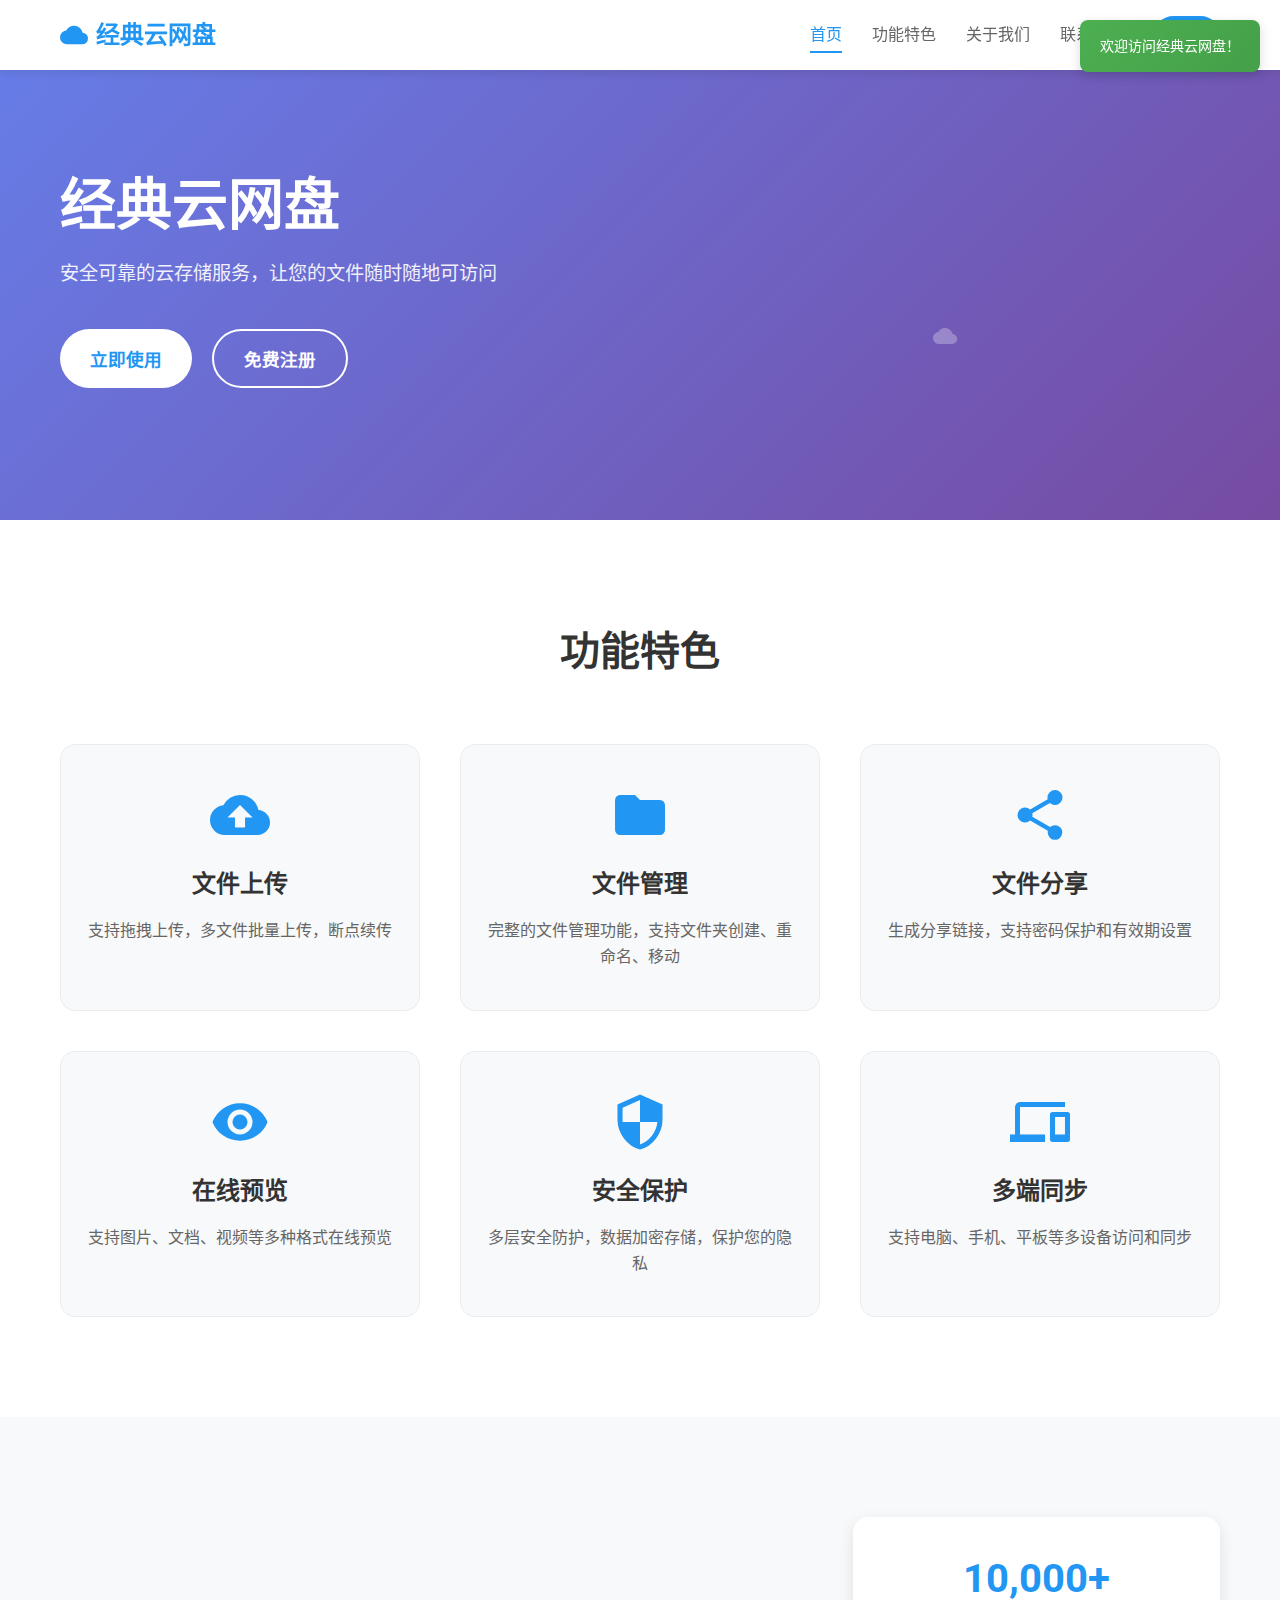
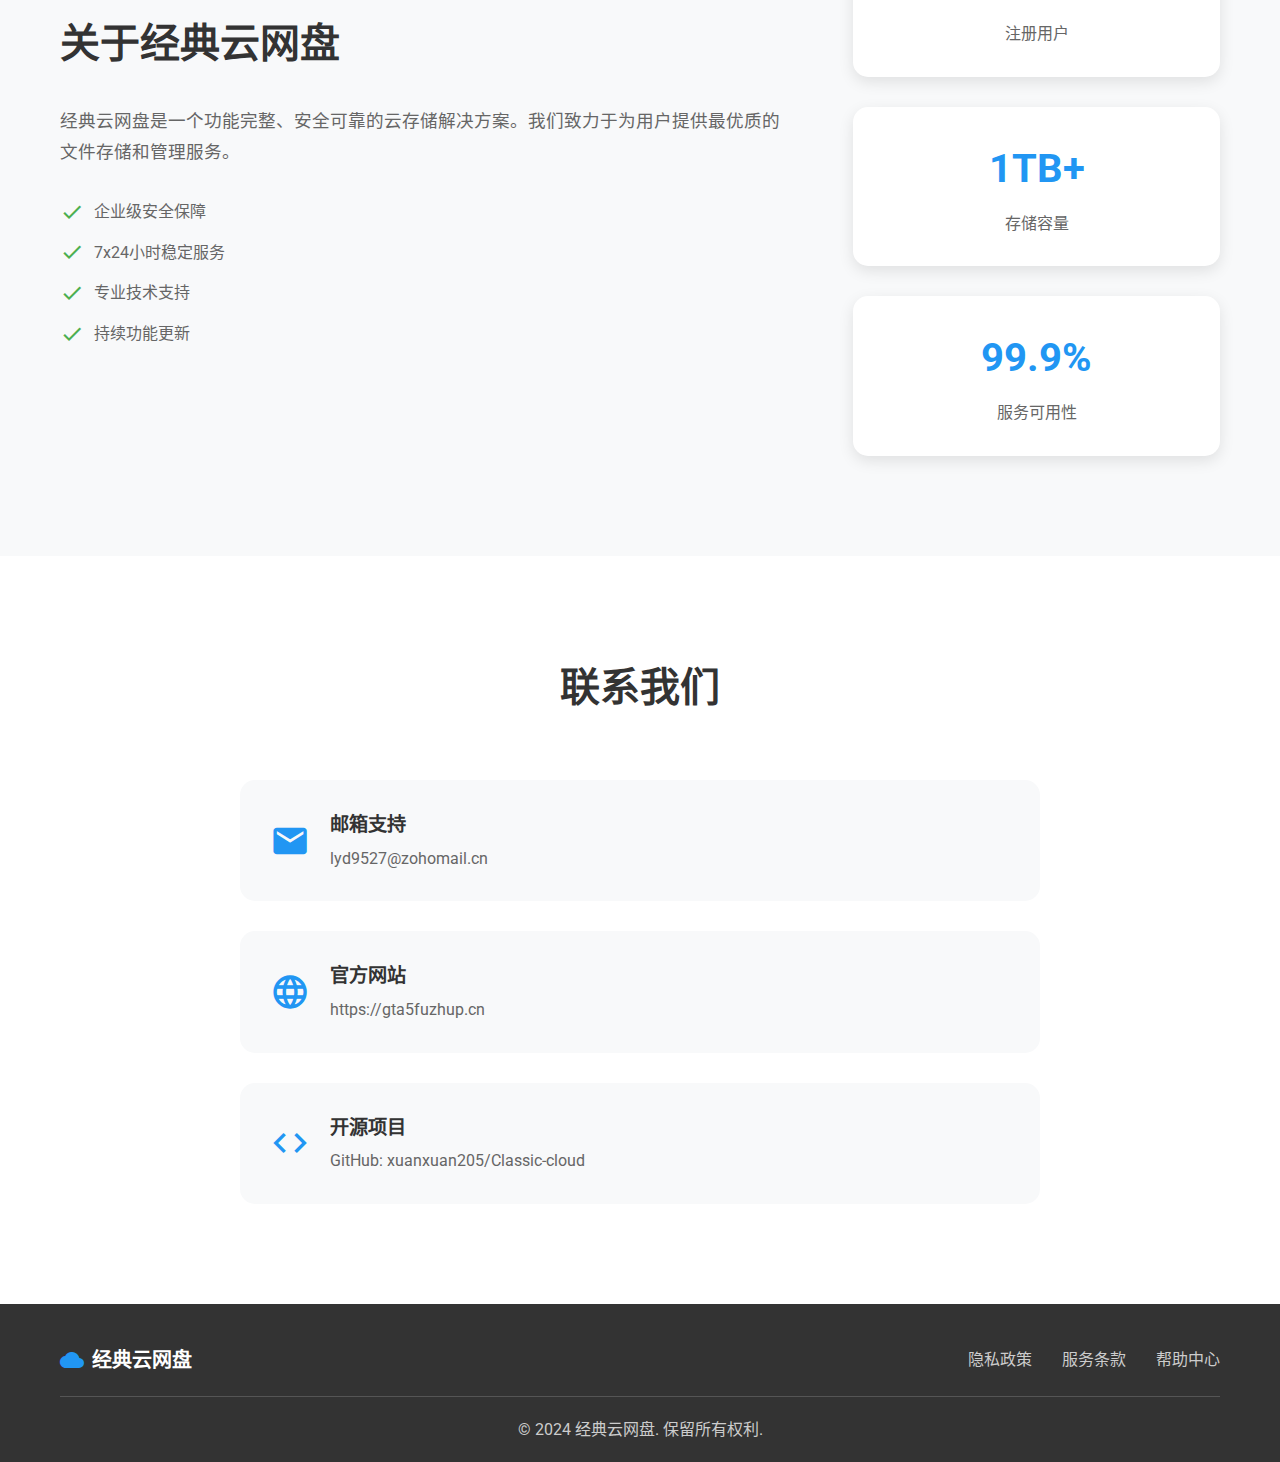
<file: index.html>
<!DOCTYPE html>
<html lang="zh-CN">
<head>
    <meta charset="UTF-8">
    <meta name="viewport" content="width=device-width, initial-scale=1.0">
    <title>经典云网盘 - 安全可靠的云存储服务</title>
    <meta name="description" content="经典云网盘，提供安全可靠的云存储服务，支持文件上传下载、在线预览、分享管理等功能">
    <meta name="keywords" content="云盘,网盘,文件存储,文件分享,在线存储">
    
    <!-- Favicon -->
    <link rel="icon" href="assets/images/favicon.png" type="image/png">
    
    <!-- CSS -->
    <link rel="stylesheet" href="assets/css/style.css">
    <link rel="stylesheet" href="assets/css/toast.css">
    
    <!-- Material Icons -->
    <link href="https://fonts.googleapis.com/icon?family=Material+Icons" rel="stylesheet">
    <link href="https://fonts.googleapis.com/css2?family=Roboto:wght@300;400;500;700&display=swap" rel="stylesheet">
</head>
<body>
    <!-- 导航栏 -->
    <nav class="navbar">
        <div class="nav-container">
            <div class="nav-brand">
                <i class="material-icons">cloud</i>
                <span>经典云网盘</span>
            </div>
            <div class="nav-menu">
                <a href="#home" class="nav-link active">首页</a>
                <a href="#features" class="nav-link">功能特色</a>
                <a href="#about" class="nav-link">关于我们</a>
                <a href="#contact" class="nav-link">联系我们</a>
                <button class="btn-login" onclick="showLogin()">登录</button>
            </div>
            <div class="nav-toggle">
                <span></span>
                <span></span>
                <span></span>
            </div>
        </div>
    </nav>

    <!-- 主页面 -->
    <main>
        <!-- 英雄区域 -->
        <section id="home" class="hero">
            <div class="hero-container">
                <div class="hero-content">
                    <h1>经典云网盘</h1>
                    <p>安全可靠的云存储服务，让您的文件随时随地可访问</p>
                    <div class="hero-buttons">
                        <button class="btn-primary" onclick="showLogin()">立即使用</button>
                        <button class="btn-secondary" onclick="showRegister()">免费注册</button>
                    </div>
                </div>
                <div class="hero-image">
                    <div class="cloud-animation">
                        <i class="material-icons">cloud</i>
                    </div>
                </div>
            </div>
        </section>

        <!-- 功能特色 -->
        <section id="features" class="features">
            <div class="container">
                <h2>功能特色</h2>
                <div class="features-grid">
                    <div class="feature-card">
                        <i class="material-icons">cloud_upload</i>
                        <h3>文件上传</h3>
                        <p>支持拖拽上传，多文件批量上传，断点续传</p>
                    </div>
                    <div class="feature-card">
                        <i class="material-icons">folder</i>
                        <h3>文件管理</h3>
                        <p>完整的文件管理功能，支持文件夹创建、重命名、移动</p>
                    </div>
                    <div class="feature-card">
                        <i class="material-icons">share</i>
                        <h3>文件分享</h3>
                        <p>生成分享链接，支持密码保护和有效期设置</p>
                    </div>
                    <div class="feature-card">
                        <i class="material-icons">visibility</i>
                        <h3>在线预览</h3>
                        <p>支持图片、文档、视频等多种格式在线预览</p>
                    </div>
                    <div class="feature-card">
                        <i class="material-icons">security</i>
                        <h3>安全保护</h3>
                        <p>多层安全防护，数据加密存储，保护您的隐私</p>
                    </div>
                    <div class="feature-card">
                        <i class="material-icons">devices</i>
                        <h3>多端同步</h3>
                        <p>支持电脑、手机、平板等多设备访问和同步</p>
                    </div>
                </div>
            </div>
        </section>

        <!-- 关于我们 -->
        <section id="about" class="about">
            <div class="container">
                <div class="about-content">
                    <div class="about-text">
                        <h2>关于经典云网盘</h2>
                        <p>经典云网盘是一个功能完整、安全可靠的云存储解决方案。我们致力于为用户提供最优质的文件存储和管理服务。</p>
                        <ul>
                            <li><i class="material-icons">check</i> 企业级安全保障</li>
                            <li><i class="material-icons">check</i> 7x24小时稳定服务</li>
                            <li><i class="material-icons">check</i> 专业技术支持</li>
                            <li><i class="material-icons">check</i> 持续功能更新</li>
                        </ul>
                    </div>
                    <div class="about-stats">
                        <div class="stat-item">
                            <h3>10,000+</h3>
                            <p>注册用户</p>
                        </div>
                        <div class="stat-item">
                            <h3>1TB+</h3>
                            <p>存储容量</p>
                        </div>
                        <div class="stat-item">
                            <h3>99.9%</h3>
                            <p>服务可用性</p>
                        </div>
                    </div>
                </div>
            </div>
        </section>

        <!-- 联系我们 -->
        <section id="contact" class="contact">
            <div class="container">
                <h2>联系我们</h2>
                <div class="contact-content">
                    <div class="contact-info">
                        <div class="contact-item">
                            <i class="material-icons">email</i>
                            <div>
                                <h4>邮箱支持</h4>
                                <p>lyd9527@zohomail.cn</p>
                            </div>
                        </div>
                        <div class="contact-item">
                            <i class="material-icons">language</i>
                            <div>
                                <h4>官方网站</h4>
                                <p>https://gta5fuzhup.cn</p>
                            </div>
                        </div>
                        <div class="contact-item">
                            <i class="material-icons">code</i>
                            <div>
                                <h4>开源项目</h4>
                                <p>GitHub: xuanxuan205/Classic-cloud</p>
                            </div>
                        </div>
                    </div>
                </div>
            </div>
        </section>
    </main>

    <!-- 页脚 -->
    <footer class="footer">
        <div class="container">
            <div class="footer-content">
                <div class="footer-brand">
                    <i class="material-icons">cloud</i>
                    <span>经典云网盘</span>
                </div>
                <div class="footer-links">
                    <a href="#privacy">隐私政策</a>
                    <a href="#terms">服务条款</a>
                    <a href="#help">帮助中心</a>
                </div>
            </div>
            <div class="footer-bottom">
                <p>&copy; 2024 经典云网盘. 保留所有权利.</p>
            </div>
        </div>
    </footer>

    <!-- 登录模态框 -->
    <div id="loginModal" class="modal">
        <div class="modal-content">
            <div class="modal-header">
                <h3>用户登录</h3>
                <span class="close" onclick="closeModal('loginModal')">&times;</span>
            </div>
            <div class="modal-body">
                <form id="loginForm">
                    <div class="form-group">
                        <label for="username">用户名</label>
                        <input type="text" id="username" name="username" required>
                    </div>
                    <div class="form-group">
                        <label for="password">密码</label>
                        <input type="password" id="password" name="password" required>
                    </div>
                    <div class="form-group">
                        <label class="checkbox-label">
                            <input type="checkbox" name="remember"> 记住我
                        </label>
                    </div>
                    <button type="submit" class="btn-primary btn-full">登录</button>
                </form>
                <div class="modal-footer">
                    <p>还没有账号？ <a href="#" onclick="showRegister()">立即注册</a></p>
                </div>
            </div>
        </div>
    </div>

    <!-- 注册模态框 -->
    <div id="registerModal" class="modal">
        <div class="modal-content">
            <div class="modal-header">
                <h3>用户注册</h3>
                <span class="close" onclick="closeModal('registerModal')">&times;</span>
            </div>
            <div class="modal-body">
                <form id="registerForm">
                    <div class="form-group">
                        <label for="reg_username">用户名</label>
                        <input type="text" id="reg_username" name="username" required>
                    </div>
                    <div class="form-group">
                        <label for="reg_email">邮箱</label>
                        <input type="email" id="reg_email" name="email" required>
                    </div>
                    <div class="form-group">
                        <label for="reg_password">密码</label>
                        <input type="password" id="reg_password" name="password" required>
                    </div>
                    <div class="form-group">
                        <label for="reg_confirm_password">确认密码</label>
                        <input type="password" id="reg_confirm_password" name="confirm_password" required>
                    </div>
                    <button type="submit" class="btn-primary btn-full">注册</button>
                </form>
                <div class="modal-footer">
                    <p>已有账号？ <a href="#" onclick="showLogin()">立即登录</a></p>
                </div>
            </div>
        </div>
    </div>

    <!-- Toast 通知 -->
    <div id="toast" class="toast"></div>

    <!-- JavaScript -->
    <script src="assets/js/main.js"></script>
    <script>
        // 服务状态检查
        document.addEventListener('DOMContentLoaded', function() {
            // 显示服务状态
            showToast('欢迎访问经典云网盘！', 'success');
            
            // 检查是否从分享链接访问
            const urlParams = new URLSearchParams(window.location.search);
            if (urlParams.get('share')) {
                showToast('请登录后查看分享内容', 'info');
                setTimeout(() => showLogin(), 1000);
            }
        });

        // 表单提交处理
        document.getElementById('loginForm').addEventListener('submit', function(e) {
            e.preventDefault();
            const formData = new FormData(this);
            
            // 验证演示账号
            const username = formData.get('username');
            const password = formData.get('password');
            
            if (username === 'demo' && password === 'demo123') {
                showToast('登录成功！欢迎使用演示版本', 'success');
                closeModal('loginModal');
                setTimeout(() => {
                    showToast('演示版本：实际功能请访问 https://gta5fuzhup.cn', 'info', 5000);
                }, 1000);
            } else {
                showToast('演示账号：用户名 demo，密码 demo123', 'warning');
            }
        });

        document.getElementById('registerForm').addEventListener('submit', function(e) {
            e.preventDefault();
            const formData = new FormData(this);
            
            // 表单验证
            const username = formData.get('username');
            const email = formData.get('email');
            const password = formData.get('password');
            const confirmPassword = formData.get('confirm_password');
            
            if (!username || username.length < 3) {
                showToast('用户名至少需要3个字符', 'error');
                return;
            }
            
            if (!email || !email.includes('@')) {
                showToast('请输入有效的邮箱地址', 'error');
                return;
            }
            
            if (!password || password.length < 6) {
                showToast('密码至少需要6个字符', 'error');
                return;
            }
            
            if (password !== confirmPassword) {
                showToast('两次输入的密码不一致', 'error');
                return;
            }
            
            showToast('注册成功！请访问 https://gta5fuzhup.cn 使用完整功能', 'success');
            closeModal('registerModal');
            setTimeout(() => showLogin(), 1000);
        });
    </script>
</body>
</html>
</file>
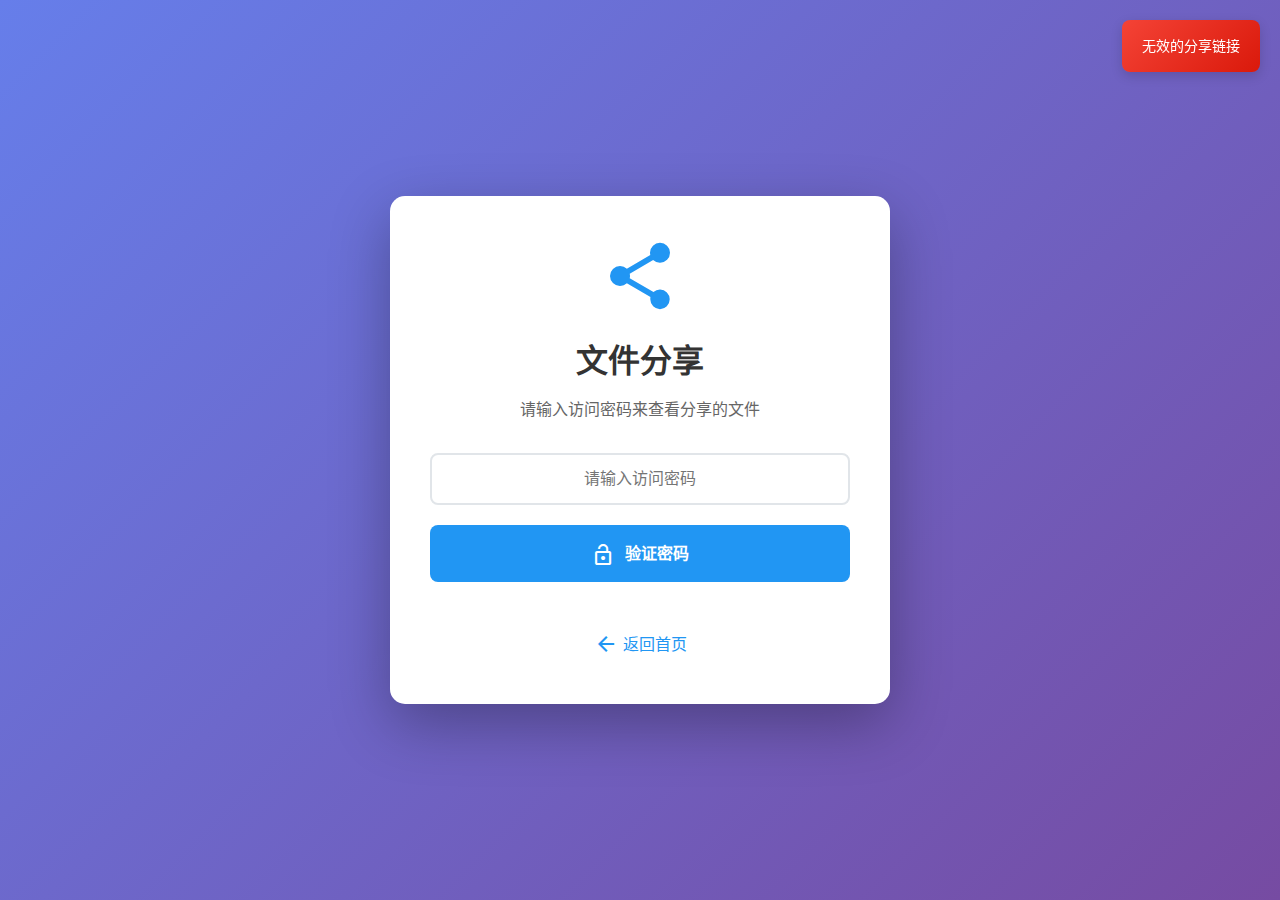
<file: share.html>
<!DOCTYPE html>
<html lang="zh-CN">
<head>
    <meta charset="UTF-8">
    <meta name="viewport" content="width=device-width, initial-scale=1.0">
    <title>文件分享 - 经典云网盘</title>
    <meta name="description" content="经典云网盘文件分享页面">
    
    <!-- Favicon -->
    <link rel="icon" href="assets/images/favicon.png" type="image/png">
    
    <!-- CSS -->
    <link rel="stylesheet" href="assets/css/style.css">
    <link rel="stylesheet" href="assets/css/toast.css">
    
    <!-- Material Icons -->
    <link href="https://fonts.googleapis.com/icon?family=Material+Icons" rel="stylesheet">
    <link href="https://fonts.googleapis.com/css2?family=Roboto:wght@300;400;500;700&display=swap" rel="stylesheet">
    
    <style>
        .share-container {
            min-height: 100vh;
            display: flex;
            align-items: center;
            justify-content: center;
            background: linear-gradient(135deg, #667eea 0%, #764ba2 100%);
            padding: 20px;
        }
        
        .share-card {
            background: white;
            border-radius: 15px;
            padding: 40px;
            max-width: 500px;
            width: 100%;
            box-shadow: 0 20px 60px rgba(0,0,0,0.3);
            text-align: center;
        }
        
        .share-icon {
            font-size: 80px;
            color: #2196F3;
            margin-bottom: 20px;
        }
        
        .share-title {
            font-size: 2rem;
            margin-bottom: 10px;
            color: #333;
        }
        
        .share-description {
            color: #666;
            margin-bottom: 30px;
            line-height: 1.6;
        }
        
        .password-form {
            margin-bottom: 30px;
        }
        
        .password-input {
            width: 100%;
            padding: 15px;
            border: 2px solid #e1e5e9;
            border-radius: 8px;
            font-size: 16px;
            margin-bottom: 20px;
            text-align: center;
        }
        
        .password-input:focus {
            outline: none;
            border-color: #2196F3;
        }
        
        .download-btn {
            background: #2196F3;
            color: white;
            border: none;
            padding: 15px 30px;
            border-radius: 8px;
            font-size: 16px;
            font-weight: 600;
            cursor: pointer;
            transition: all 0.3s;
            width: 100%;
        }
        
        .download-btn:hover {
            background: #1976D2;
            transform: translateY(-2px);
        }
        
        .download-btn:disabled {
            background: #ccc;
            cursor: not-allowed;
            transform: none;
        }
        
        .file-info {
            background: #f8f9fa;
            border-radius: 8px;
            padding: 20px;
            margin-bottom: 20px;
            text-align: left;
        }
        
        .file-info-item {
            display: flex;
            justify-content: space-between;
            margin-bottom: 10px;
        }
        
        .file-info-item:last-child {
            margin-bottom: 0;
        }
        
        .file-info-label {
            font-weight: 500;
            color: #666;
        }
        
        .file-info-value {
            color: #333;
        }
        
        .back-link {
            display: inline-flex;
            align-items: center;
            color: #2196F3;
            text-decoration: none;
            margin-top: 20px;
            transition: color 0.3s;
        }
        
        .back-link:hover {
            color: #1976D2;
        }
        
        .back-link i {
            margin-right: 5px;
        }
    </style>
</head>
<body>
    <div class="share-container">
        <div class="share-card">
            <i class="material-icons share-icon">share</i>
            <h1 class="share-title">文件分享</h1>
            <p class="share-description">请输入访问密码来查看分享的文件</p>
            
            <!-- 文件信息 -->
            <div class="file-info" id="fileInfo" style="display: none;">
                <div class="file-info-item">
                    <span class="file-info-label">文件名:</span>
                    <span class="file-info-value" id="fileName">示例文件.pdf</span>
                </div>
                <div class="file-info-item">
                    <span class="file-info-label">文件大小:</span>
                    <span class="file-info-value" id="fileSize">2.5 MB</span>
                </div>
                <div class="file-info-item">
                    <span class="file-info-label">分享时间:</span>
                    <span class="file-info-value" id="shareTime">2024-01-01 12:00</span>
                </div>
                <div class="file-info-item">
                    <span class="file-info-label">下载次数:</span>
                    <span class="file-info-value" id="downloadCount">0 / 100</span>
                </div>
            </div>
            
            <!-- 密码表单 -->
            <form class="password-form" id="passwordForm">
                <input 
                    type="password" 
                    class="password-input" 
                    id="sharePassword" 
                    placeholder="请输入访问密码"
                    required
                >
                <button type="submit" class="download-btn">
                    <i class="material-icons" style="vertical-align: middle; margin-right: 5px;">lock_open</i>
                    验证密码
                </button>
            </form>
            
            <!-- 下载按钮 -->
            <button class="download-btn" id="downloadBtn" style="display: none;">
                <i class="material-icons" style="vertical-align: middle; margin-right: 5px;">download</i>
                下载文件
            </button>
            
            <a href="index.html" class="back-link">
                <i class="material-icons">arrow_back</i>
                返回首页
            </a>
        </div>
    </div>

    <!-- Toast 通知 -->
    <div id="toast" class="toast"></div>

    <!-- JavaScript -->
    <script src="assets/js/main.js"></script>
    <script>
        // 分享页面逻辑
        document.addEventListener('DOMContentLoaded', function() {
            const urlParams = new URLSearchParams(window.location.search);
            const shareId = urlParams.get('id');
            const passwordForm = document.getElementById('passwordForm');
            const downloadBtn = document.getElementById('downloadBtn');
            const fileInfo = document.getElementById('fileInfo');
            
            // 检查分享ID
            if (!shareId) {
                showToast('无效的分享链接', 'error');
                setTimeout(() => {
                    window.location.href = 'index.html';
                }, 2000);
                return;
            }
            
            // 模拟分享数据
            const shareData = {
                id: shareId,
                fileName: '经典云网盘使用指南.pdf',
                fileSize: '2.5 MB',
                shareTime: '2024-01-01 12:00',
                downloadCount: '15 / 100',
                password: '1234',
                downloadUrl: '#'
            };
            
            // 密码验证
            passwordForm.addEventListener('submit', function(e) {
                e.preventDefault();
                const password = document.getElementById('sharePassword').value;
                
                if (password === shareData.password) {
                    // 验证成功
                    showToast('密码验证成功！', 'success');
                    
                    // 显示文件信息
                    document.getElementById('fileName').textContent = shareData.fileName;
                    document.getElementById('fileSize').textContent = shareData.fileSize;
                    document.getElementById('shareTime').textContent = shareData.shareTime;
                    document.getElementById('downloadCount').textContent = shareData.downloadCount;
                    
                    // 隐藏密码表单，显示文件信息和下载按钮
                    passwordForm.style.display = 'none';
                    fileInfo.style.display = 'block';
                    downloadBtn.style.display = 'block';
                    
                    // 更新页面标题和描述
                    document.querySelector('.share-title').textContent = '文件详情';
                    document.querySelector('.share-description').textContent = '文件验证成功，您可以下载该文件';
                    
                } else {
                    showToast('密码错误，请重试', 'error');
                    document.getElementById('sharePassword').value = '';
                    document.getElementById('sharePassword').focus();
                }
            });
            
            // 下载处理
            downloadBtn.addEventListener('click', function() {
                showToast('开始下载文件...', 'info');
                
                // 模拟下载过程
                setTimeout(() => {
                    showToast('演示版本：实际部署时将开始文件下载', 'warning');
                }, 1000);
            });
            
            // 显示提示信息
            showToast('演示密码：1234', 'info', 5000);
        });
    </script>
</body>
</html>
</file>
<file: assets/css/style.css>
/* 经典云网盘 - 主样式文件 */

/* 基础重置 */
* {
    margin: 0;
    padding: 0;
    box-sizing: border-box;
}

body {
    font-family: 'Roboto', -apple-system, BlinkMacSystemFont, 'Segoe UI', sans-serif;
    line-height: 1.6;
    color: #333;
    background-color: #f5f5f5;
}

.container {
    max-width: 1200px;
    margin: 0 auto;
    padding: 0 20px;
}

/* 导航栏 */
.navbar {
    background: #fff;
    box-shadow: 0 2px 10px rgba(0,0,0,0.1);
    position: fixed;
    top: 0;
    left: 0;
    right: 0;
    z-index: 1000;
}

.nav-container {
    max-width: 1200px;
    margin: 0 auto;
    padding: 0 20px;
    display: flex;
    justify-content: space-between;
    align-items: center;
    height: 70px;
}

.nav-brand {
    display: flex;
    align-items: center;
    font-size: 24px;
    font-weight: 700;
    color: #2196F3;
}

.nav-brand i {
    margin-right: 8px;
    font-size: 28px;
}

.nav-menu {
    display: flex;
    align-items: center;
    gap: 30px;
}

.nav-link {
    text-decoration: none;
    color: #666;
    font-weight: 500;
    transition: color 0.3s;
    position: relative;
}

.nav-link:hover,
.nav-link.active {
    color: #2196F3;
}

.nav-link.active::after {
    content: '';
    position: absolute;
    bottom: -5px;
    left: 0;
    right: 0;
    height: 2px;
    background: #2196F3;
}

.btn-login {
    background: #2196F3;
    color: white;
    border: none;
    padding: 10px 20px;
    border-radius: 25px;
    cursor: pointer;
    font-weight: 500;
    transition: all 0.3s;
}

.btn-login:hover {
    background: #1976D2;
    transform: translateY(-2px);
}

.nav-toggle {
    display: none;
    flex-direction: column;
    cursor: pointer;
}

.nav-toggle span {
    width: 25px;
    height: 3px;
    background: #333;
    margin: 3px 0;
    transition: 0.3s;
}

/* 英雄区域 */
.hero {
    padding: 120px 0 80px;
    background: linear-gradient(135deg, #667eea 0%, #764ba2 100%);
    color: white;
    overflow: hidden;
}

.hero-container {
    max-width: 1200px;
    margin: 0 auto;
    padding: 0 20px;
    display: grid;
    grid-template-columns: 1fr 1fr;
    gap: 60px;
    align-items: center;
}

.hero-content h1 {
    font-size: 3.5rem;
    font-weight: 700;
    margin-bottom: 20px;
    line-height: 1.2;
}

.hero-content p {
    font-size: 1.2rem;
    margin-bottom: 40px;
    opacity: 0.9;
}

.hero-buttons {
    display: flex;
    gap: 20px;
}

.btn-primary,
.btn-secondary {
    padding: 15px 30px;
    border: none;
    border-radius: 30px;
    font-size: 1.1rem;
    font-weight: 600;
    cursor: pointer;
    transition: all 0.3s;
    text-decoration: none;
    display: inline-block;
    text-align: center;
}

.btn-primary {
    background: #fff;
    color: #2196F3;
}

.btn-primary:hover {
    transform: translateY(-3px);
    box-shadow: 0 10px 25px rgba(0,0,0,0.2);
}

.btn-secondary {
    background: transparent;
    color: white;
    border: 2px solid white;
}

.btn-secondary:hover {
    background: white;
    color: #2196F3;
}

.hero-image {
    display: flex;
    justify-content: center;
    align-items: center;
}

.cloud-animation {
    font-size: 200px;
    color: rgba(255,255,255,0.3);
    animation: float 3s ease-in-out infinite;
}

@keyframes float {
    0%, 100% { transform: translateY(0px); }
    50% { transform: translateY(-20px); }
}

/* 功能特色 */
.features {
    padding: 100px 0;
    background: white;
}

.features h2 {
    text-align: center;
    font-size: 2.5rem;
    margin-bottom: 60px;
    color: #333;
}

.features-grid {
    display: grid;
    grid-template-columns: repeat(auto-fit, minmax(300px, 1fr));
    gap: 40px;
}

.feature-card {
    text-align: center;
    padding: 40px 20px;
    border-radius: 15px;
    background: #f8f9fa;
    transition: all 0.3s;
    border: 1px solid #e9ecef;
}

.feature-card:hover {
    transform: translateY(-10px);
    box-shadow: 0 20px 40px rgba(0,0,0,0.1);
    background: white;
}

.feature-card i {
    font-size: 60px;
    color: #2196F3;
    margin-bottom: 20px;
}

.feature-card h3 {
    font-size: 1.5rem;
    margin-bottom: 15px;
    color: #333;
}

.feature-card p {
    color: #666;
    line-height: 1.6;
}

/* 关于我们 */
.about {
    padding: 100px 0;
    background: #f8f9fa;
}

.about-content {
    display: grid;
    grid-template-columns: 2fr 1fr;
    gap: 60px;
    align-items: center;
}

.about-text h2 {
    font-size: 2.5rem;
    margin-bottom: 30px;
    color: #333;
}

.about-text p {
    font-size: 1.1rem;
    color: #666;
    margin-bottom: 30px;
    line-height: 1.8;
}

.about-text ul {
    list-style: none;
}

.about-text li {
    display: flex;
    align-items: center;
    margin-bottom: 15px;
    color: #666;
}

.about-text li i {
    color: #4CAF50;
    margin-right: 10px;
}

.about-stats {
    display: grid;
    gap: 30px;
}

.stat-item {
    text-align: center;
    padding: 30px;
    background: white;
    border-radius: 15px;
    box-shadow: 0 5px 15px rgba(0,0,0,0.1);
}

.stat-item h3 {
    font-size: 2.5rem;
    color: #2196F3;
    margin-bottom: 10px;
}

.stat-item p {
    color: #666;
    font-weight: 500;
}

/* 联系我们 */
.contact {
    padding: 100px 0;
    background: white;
}

.contact h2 {
    text-align: center;
    font-size: 2.5rem;
    margin-bottom: 60px;
    color: #333;
}

.contact-content {
    max-width: 800px;
    margin: 0 auto;
}

.contact-info {
    display: grid;
    gap: 30px;
}

.contact-item {
    display: flex;
    align-items: center;
    padding: 30px;
    background: #f8f9fa;
    border-radius: 15px;
    transition: all 0.3s;
}

.contact-item:hover {
    background: #2196F3;
    color: white;
    transform: translateY(-5px);
}

.contact-item i {
    font-size: 40px;
    margin-right: 20px;
    color: #2196F3;
}

.contact-item:hover i {
    color: white;
}

.contact-item h4 {
    font-size: 1.2rem;
    margin-bottom: 5px;
}

.contact-item p {
    color: #666;
}

.contact-item:hover p {
    color: rgba(255,255,255,0.9);
}

/* 页脚 */
.footer {
    background: #333;
    color: white;
    padding: 40px 0 20px;
}

.footer-content {
    display: flex;
    justify-content: space-between;
    align-items: center;
    margin-bottom: 20px;
}

.footer-brand {
    display: flex;
    align-items: center;
    font-size: 20px;
    font-weight: 600;
}

.footer-brand i {
    margin-right: 8px;
    color: #2196F3;
}

.footer-links {
    display: flex;
    gap: 30px;
}

.footer-links a {
    color: #ccc;
    text-decoration: none;
    transition: color 0.3s;
}

.footer-links a:hover {
    color: #2196F3;
}

.footer-bottom {
    text-align: center;
    padding-top: 20px;
    border-top: 1px solid #555;
    color: #ccc;
}

/* 模态框 */
.modal {
    display: none;
    position: fixed;
    z-index: 2000;
    left: 0;
    top: 0;
    width: 100%;
    height: 100%;
    background-color: rgba(0,0,0,0.5);
    backdrop-filter: blur(5px);
}

.modal-content {
    background-color: white;
    margin: 5% auto;
    padding: 0;
    border-radius: 15px;
    width: 90%;
    max-width: 500px;
    box-shadow: 0 20px 60px rgba(0,0,0,0.3);
    animation: modalSlideIn 0.3s ease-out;
}

@keyframes modalSlideIn {
    from {
        opacity: 0;
        transform: translateY(-50px);
    }
    to {
        opacity: 1;
        transform: translateY(0);
    }
}

.modal-header {
    padding: 30px 30px 20px;
    border-bottom: 1px solid #eee;
    display: flex;
    justify-content: space-between;
    align-items: center;
}

.modal-header h3 {
    color: #333;
    font-size: 1.5rem;
}

.close {
    color: #aaa;
    font-size: 28px;
    font-weight: bold;
    cursor: pointer;
    transition: color 0.3s;
}

.close:hover {
    color: #333;
}

.modal-body {
    padding: 30px;
}

.form-group {
    margin-bottom: 25px;
}

.form-group label {
    display: block;
    margin-bottom: 8px;
    color: #333;
    font-weight: 500;
}

.form-group input {
    width: 100%;
    padding: 12px 15px;
    border: 2px solid #e1e5e9;
    border-radius: 8px;
    font-size: 16px;
    transition: border-color 0.3s;
}

.form-group input:focus {
    outline: none;
    border-color: #2196F3;
}

.checkbox-label {
    display: flex !important;
    align-items: center;
    cursor: pointer;
}

.checkbox-label input {
    width: auto !important;
    margin-right: 8px;
}

.btn-full {
    width: 100%;
    padding: 15px;
    font-size: 1.1rem;
}

.modal-footer {
    text-align: center;
    padding-top: 20px;
    border-top: 1px solid #eee;
}

.modal-footer a {
    color: #2196F3;
    text-decoration: none;
}

.modal-footer a:hover {
    text-decoration: underline;
}

/* 响应式设计 */
@media (max-width: 768px) {
    .nav-menu {
        display: none;
    }
    
    .nav-toggle {
        display: flex;
    }
    
    .hero-container {
        grid-template-columns: 1fr;
        text-align: center;
        gap: 40px;
    }
    
    .hero-content h1 {
        font-size: 2.5rem;
    }
    
    .hero-buttons {
        justify-content: center;
        flex-wrap: wrap;
    }
    
    .cloud-animation {
        font-size: 120px;
    }
    
    .features-grid {
        grid-template-columns: 1fr;
    }
    
    .about-content {
        grid-template-columns: 1fr;
        gap: 40px;
    }
    
    .footer-content {
        flex-direction: column;
        gap: 20px;
        text-align: center;
    }
    
    .footer-links {
        flex-wrap: wrap;
        justify-content: center;
    }
    
    .modal-content {
        margin: 10% auto;
        width: 95%;
    }
    
    .modal-header,
    .modal-body {
        padding: 20px;
    }
}

@media (max-width: 480px) {
    .hero-content h1 {
        font-size: 2rem;
    }
    
    .hero-content p {
        font-size: 1rem;
    }
    
    .btn-primary,
    .btn-secondary {
        padding: 12px 24px;
        font-size: 1rem;
    }
    
    .features h2,
    .about-text h2,
    .contact h2 {
        font-size: 2rem;
    }
}
</file>
<file: assets/css/toast.css>
/* Toast 通知样式 */

.toast {
    position: fixed;
    top: 20px;
    right: 20px;
    padding: 15px 20px;
    border-radius: 8px;
    color: white;
    font-weight: 500;
    font-size: 14px;
    z-index: 10000;
    transform: translateX(400px);
    opacity: 0;
    transition: all 0.3s ease-in-out;
    box-shadow: 0 4px 12px rgba(0,0,0,0.15);
    max-width: 350px;
    word-wrap: break-word;
}

.toast.show {
    transform: translateX(0);
    opacity: 1;
}

/* Toast 类型样式 */
.toast-success {
    background: linear-gradient(135deg, #4CAF50, #45a049);
}

.toast-error {
    background: linear-gradient(135deg, #f44336, #da190b);
}

.toast-warning {
    background: linear-gradient(135deg, #ff9800, #f57c00);
}

.toast-info {
    background: linear-gradient(135deg, #2196F3, #1976D2);
}

/* 响应式设计 */
@media (max-width: 768px) {
    .toast {
        right: 10px;
        left: 10px;
        max-width: none;
        transform: translateY(-100px);
    }
    
    .toast.show {
        transform: translateY(0);
    }
}
</file>
